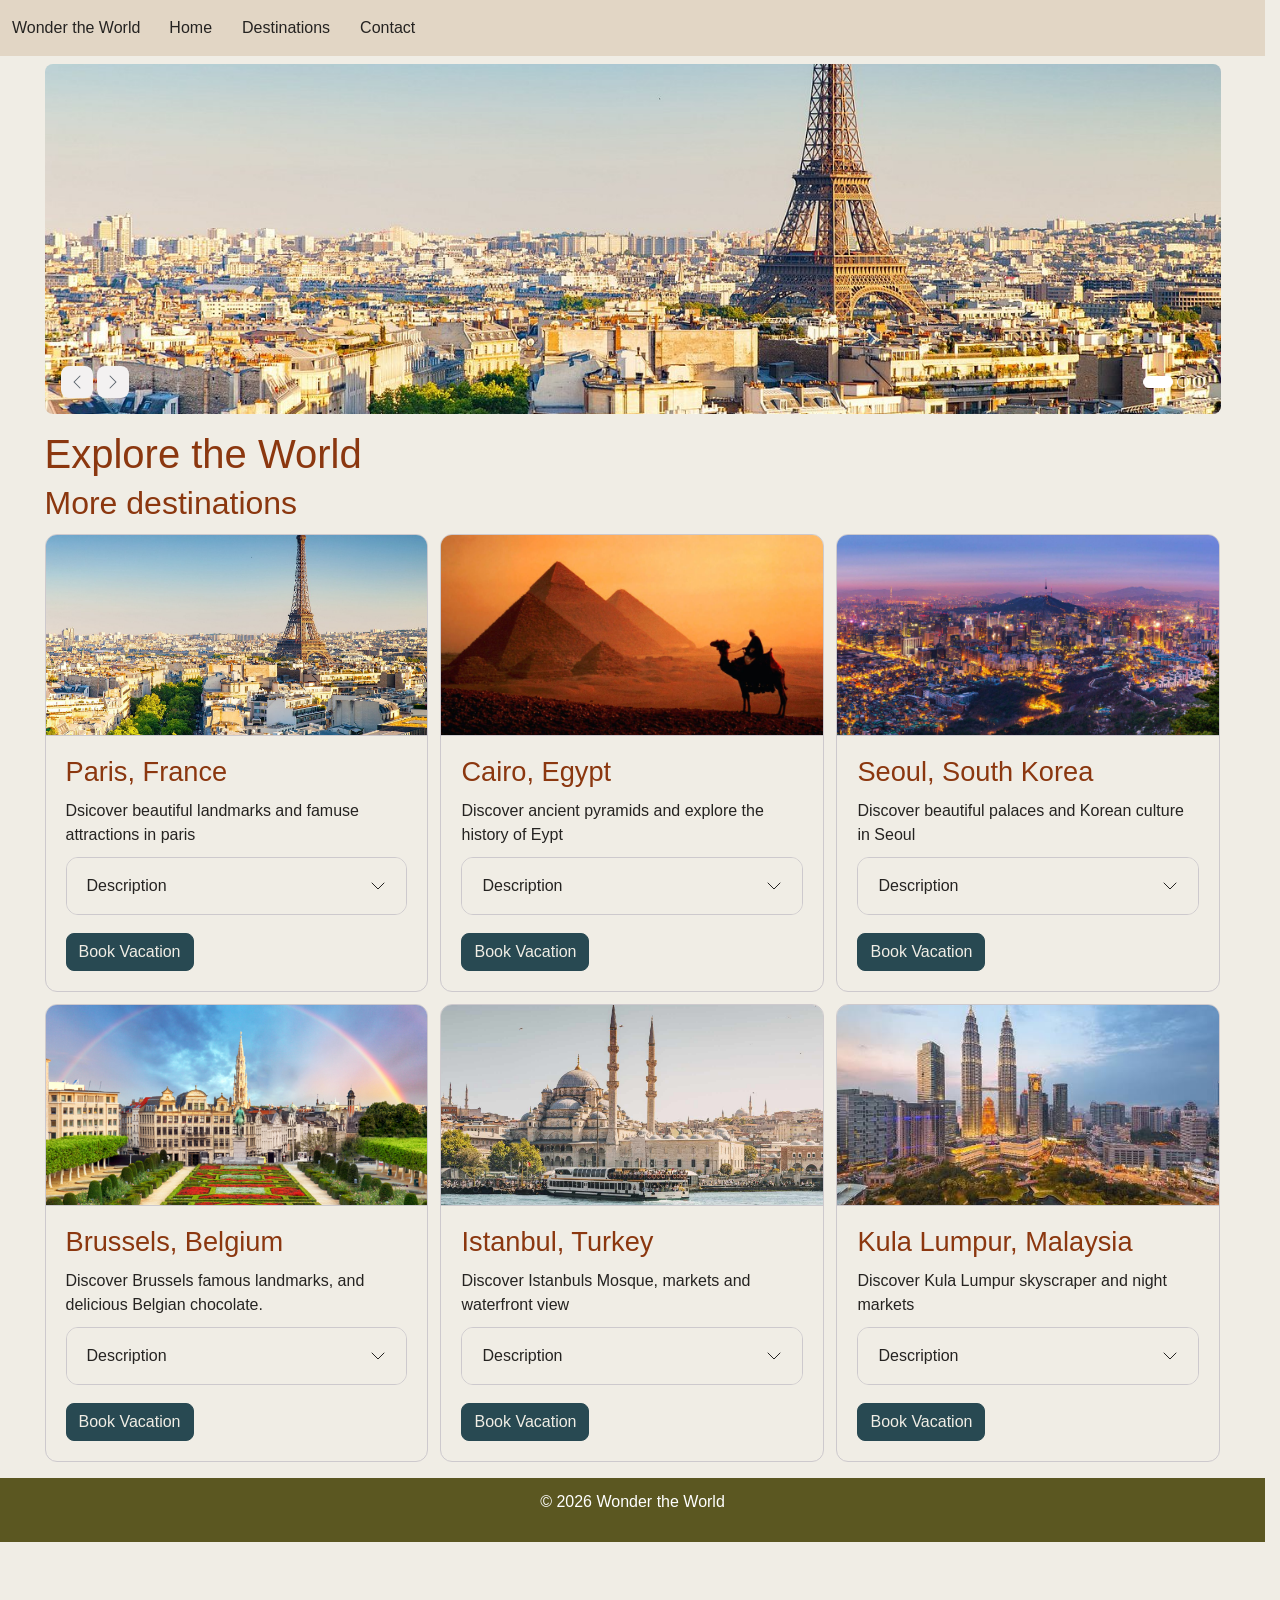
<file: index.html>
<!DOCTYPE html>
<html lang="en">
<head>
    <meta charset="UTF-8">
    <meta name="viewport" content="width=device-width, initial-scale=1.0">
    <title>Wonder the World</title>
    <link rel="stylesheet" href="css/bootstrap.min.css">
    <link rel="stylesheet" href="css/style.css">
</head>
<body>

    <header>
        <nav class="navbar md:navbar-expand bg-1 fg-2">
            <div class="container-fluid">
                <a class="navbar-brand" href="index.html">Wonder the World</a>

                <button class="btn-icon navbar-toggler" type="button"
                     data-bs-toggle="drawer"
                     data-bs-target="#navbarNav"
                     aria-controls="navbarNav"
                     aria-expanded="false"
                     aria-label="Toggle navigation">
                    <span class="navbar-toggler-icon" aria-hidden="true"></span>
                    </button>

                <dialog class="drawer drawer-end" tabindex="-1"
                    id="navbarNav" aria-labelledby="navbarNavlabel">
                
                    <div class="drawer-header">
                        <h5 class="drawer-title" id="navbarNavlabel">Menu</h5>
                        <button type="button" class="btn-close"
                            data-bs-dismiss="drawer" aria-label="Close"></button>
                    </div>

                    <div class="drawer-body">
                        <ul class="navbar-nav">
                            <li class="nav-item">
                                <a class="nav-link active" aria-current="page" href="index.html">Home</a>
                            </li>
                            <li class="nav-item">
                                <a class="nav-link" href="#destinations">Destinations</a>
                            </li>
                            <li class="nav-item">
                                <a class="nav-link" href="contact.html">Contact</a>
                            </li>
                        </ul>
                    </div>
                </dialog>
            </div>
        </nav>
    </header>
    <main>
        <div class="container mt-3">

        <div id="heroCarousel" class="carousel carousel-overlay slide">

            <div class="carousel-inner rounded-5">

                <div class="carousel-item active">
                    <img src="images/Paris.jpg" class="d-block w-100 object-fit-cover" height="350" alt="Eiffel Tower in Paris">
                </div>

                <div class="carousel-item">
                    <img src="images/Cairo.jpg" class="d-block w-100 object-fit-cover" height="350" alt="Pyramids of Giza at Sunset">
                </div>

                <div class="carousel-item">
                    <img src="images/Seoul.jpg" class="d-block w-100 object-fit-cover" height="350" alt="Seoul city skyline">
                </div>

            </div>

            <div class="carousel-overlay-controls">

                <div>
                    <button class="btn-icon btn-sm btn-subtle theme-secondary" type="button" data-bs-target="#heroCarousel" data-bs-slide="prev">
                        <span class="carousel-icon-prev" aria-hidden="true"></span>
                        <span class="visually-hidden">Previous</span>
                    </button>

                    <button class="btn-icon btn-sm btn-subtle theme-secondary" type="button" data-bs-target="#heroCarousel" data-bs-slide="next">
                        <span class="carousel-icon-next" aria-hidden="true"></span>
                        <span class="visually-hidden">Next</span>
                    </button>
                </div>

                <div class="carousel-indicators">
                    <button type="button" data-bs-target="#heroCarousel" data-bs-slide-to="0" class="active" aria-current="true" aria-label="Paris slide"></button>
                    <button type="button" data-bs-target="#heroCarousel" data-bs-slide-to="1" aria-label="Cairo slide"></button>
                    <button type="button" data-bs-target="#heroCarousel" data-bs-slide-to="2" aria-label="Seoul slide"></button>
                </div>
            </div>
        
        </div>
        </div>
        
    <div class="container mt-5" id="destinations">
        <h1>Explore the World</h1>
        <h2 class="mb-4">More destinations</h2>

        <div class="row g-4">

            <div class="col-12 md:col-6 lg:col-4">
                <div class="card h-100">
                    <img src="images/Paris.jpg" class="card-img-top object-fit-cover" height="200" alt="Eiffel Tower in Paris">

                    <div class="card-body">
                        <h3 class="card-title">Paris, France</h3>
                        <p>Dsicover beautiful landmarks and famuse attractions in paris</p>

                        <div class="accordion mb-3">
                            <details class="accordion-item">
                                <summary class="accordion-header">
                                    Description
                                    <svg class="accordion-icon" xmlns="http://www.w3.org/2000/svg"
                                        viewBox="0 0 16 16" fill="none"
                                        stroke="currentColor" stroke-linecap="round"
                                        stroke-linejoin="round">
                                        <path d="m2 5 6 6 6-6"/>
                                    </svg>
                                </summary>     
                                <div class="accordion-body">
                                    Visit the Eiffel Tower, explore the Louvre Museum
                                </div>
                            </details>
                        </div>
                        <button type="button" class="btn-solid theme-primary"
                            data-bs-toggle="dialog" data-bs-target="#parisDialog">
                            Book Vacation
                        </button>
                    </div>
                </div>

                <dialog class="dialog" id="parisDialog" aria-labelledby="parisTitle">
                    <div class="dialog-header">
                        <h4 class="dialog-title" id="parisTitle">Paris Tour</h4>
                        <button type="button" class="btn-close"
                            data-bs-dismiss="dialog" aria-label="Close"></button>
                    </div>
                    <div class="dialog-body">
                        <p>Explore Paris and visst famous attraction like the Effiel Tower</p>
                    </div>

                    <div class="dialog-footer">
                        <button type="button" class="btn-solid theme-secondary"
                            data-bs-dismiss="dialog">Close</button>
                    </div>
                </dialog>
            </div>

        <div class="col-12 md:col-6 lg:col-4" >
            <div class="card h-100">
                <img src="images/Cairo.jpg" class="card-img-top object-fit-cover" height="200" alt="Pyramids of Giza in Cairo">

                <div class="card-body">
                    <h3 class="card-title">Cairo, Egypt</h3>
                    <p>Discover ancient pyramids and explore the history of Eypt</p>

                    <div class="accordion mb-3">
                        <details class="accordion-item">
                            <summary class="accordion-header">
                                Description
                                <svg class="accordion-icon" xmlns="http://www.w3.org/2000/svg"
                                    viewBox="0 0 16 16" fill="none"
                                    stroke="currentColor" stroke-linecap="round"
                                    stroke-linejoin="round">
                                    <path d="m2 5 6 6 6-6"/>
                                </svg>
                            </summary>
                            <div class="accordion-body">
                                Visit the pyramids of Giza and explore Egypt
                            </div>
                        </details>
                    </div>
                   
                    <button type="button" class="btn-solid theme-primary"
                        data-bs-toggle="dialog" data-bs-target="#carioDialog">
                        Book Vacation
                    </button>
                </div>
            </div>
            <dialog class="dialog" id="carioDialog" aria-labelledby="carioTitle">
                <div class="dialog-header">
                    <h4 class="dialog-title" id="carioTitle">Cairo Tour</h4>
                    <button type="button" class="btn-close" data-bs-dismiss="dialog" aria-label="Close"></button>
                </div>

                <div class="dialog-body">
                    <p>Explore Cairo and see famous attractions like the pyramids</p>
                </div>

                <div class="dialog-footer">
                    <button type="button" class="btn-solid theme-secondary" data-bs-dismiss="dialog">Close</button> 
                </div>
            </dialog>
        </div> 

        <div class="col-12 md:col-6 lg:col-4">
            <div class="card h-100">
                <img src="images/Seoul.jpg"  class="card-img-top object-fit-cover" height="200" alt="Seoul city">

                <div class="card-body">
                    <h3 class="card-title"> Seoul, South Korea</h3>
                    <p>Discover beautiful palaces and Korean culture in Seoul</p>

                    <div class="accordion mb-3">
                        <details class="accordion-item">
                            <summary class="accordion-header">
                                Description
                                <svg class="accordion-icon" xmlns="http://www.w3.org/2000/svg"
                                     viewBox="0 0 16 16" fill="none"
                                     stroke="currentColor" stroke-linecap="round"
                                     stroke-linejoin="round">
                                     <path d="m2 5 6 6 6-6"/>
                                    </svg>
                            </summary>
                            <div class="accordion-body">
                                Visit the Korean palace and the view from the Seoul tower
                            </div>
                        </details>
                    </div>

                    <button type="button" class="btn-solid theme-primary"
                        data-bs-toggle="dialog" data-bs-target="#seoulDialog">
                        Book Vacation
                    </button>
                </div>
            </div>

            <dialog class="dialog" id="seoulDialog" aria-labelledby="seoulTitle">
                <div class="dialog-header">
                    <h4 class="dialog-title" id="seoulTitle">Seou Tour</h4>
                    <button type="button" class="btn-close"
                        data-bs-dismiss="dialog" aria-label="Close"></button>
                </div>

                <div class="dialog-body">
                    <p>Explore Seoul and visit famous attractions like the palace and Seould Tower</p>
                </div>

                <div class="dialog-footer">
                    <button type="button" class="btn-solid theme-secondary"
                        data-bs-dismiss="dialog">Close</button>
                </div>
            </dialog>
        </div>

        <div class="col-12 md:col-6 lg:col-4">
            <div class="card h-100">
                <img src="images/Brussels.jpeg" class="card-img-top object-fit-cover" height="200" alt="Grand Place in Brussels">

                <div class="card-body">
                    <h3 class="card-title">Brussels, Belgium</h3>
                    <p>Discover Brussels famous landmarks, and delicious Belgian chocolate.</p>

                    <div class="accordion mb-3">
                        <details class="accordion-item">
                            <summary class="accordion-header">
                                Description
                                <svg class="accordion-icon"  xmlns="http://www.w3.org/2000/svg"
                                    viewBox="0 0 16 16" fill="none"
                                    stroke="currentColor" stroke-linecap="round"
                                    stroke-linejoin="round">
                                    <path d="m2 5 6 6 6-6"/>
                                </svg>
                            </summary>
                            <div class="accordion-body">
                                Visit Grand Place, and enjoy traditional Begian waffles
                            </div>
                        </details>
                    </div>

                    <button type="button" class="btn-solid theme-primary"
                        data-bs-toggle="dialog" data-bs-target="#brusselsDialog">
                        Book Vacation
                    </button>
                </div>
            </div>

            <dialog class="dialog" id="brusselsDialog" aria-labelledby="brusselsTitle">
                <div class="dialog-header">
                    <h4 class="dialog-title" id="brusselsTitle">Brussels Tour</h4>
                    <button type="button" class="btn-close"
                        data-bs-dismiss="dialog" aria-label="Close"></button>
                </div>

                <div class="dialog-body">
                    <p>Explore Brussels and explore famous attractions like Grand Place</p>
                </div>

                <div class="dialog-footer">
                    <button type="button" class="btn-solid theme-secondary"
                        data-bs-dismiss="dialog">Close</button>
                </div>
            </dialog>
        </div>

        <div class="col-12 md:col-6 lg:col-4">
           <div class="card h-100">
              <img src="images/Istanbul.jpg" class="card-img-top object-fit-cover" height="200" alt="Mosque in Istanbul">

              <div class="card-body">
                <h3 class="card-title">Istanbul, Turkey</h3>
                <p>Discover Istanbuls Mosque, markets and waterfront view</p>

                <div class="accordion mb-3">
                    <details class="accordion-item">
                    
                    <summary class="accordion-header">
                        Description
                        <svg class="accordion-icon" xmlns="http://www.w3.org/2000/svg"
                            viewBox="0 0 16 16" fill="none"
                            stroke="currentColor" stroke-linecap="round"
                            stroke-linejoin="round">
                            <path d="m2 5 6 6 6-6"/>
                        </svg>
                    </summary>
                    <div class="accordion-body">
                        Visit the Mosque, explore, and take boat rides
                    </div>
                    </details>
                </div>

                <button type="button" class="btn-solid theme-primary"
                    data-bs-toggle="dialog" data-bs-target="#istanbulDialog">
                    Book Vacation
                </button>
              </div>
           </div>

           <dialog class="dialog" id="istanbulDialog" aria-labelledby="istanbulTitle">
               <div class="dialog-header">
                   <h4 class="dialog-title" id="istanbulTitle">Istanbul Tour</h4>
                   <button type="button" class="btn-close"
                       data-bs-dismiss="dialog" aria-label="Close"></button>
               </div>

               <div class="dialog-body">
                   <p>Explore Istanbul and visit famous markets and mosque</p>
               </div>

               <div class="dialog-footer">
                  <button type="button" class="btn-solid theme-secondary"
                      data-bs-dismiss="dialog">Close</button>
               </div>
           </dialog>
        </div>

        <div class="col-12 md:col-6 lg:col-4">
            <div class="card h-100">
                <img src="images/Kuala Lumpur.jpg" class="card-img-top object-fit-cover" height="200" alt="Petronas Tower in Kula Lumpur">

                <div class="card-body">
                    <h3 class="card-title">Kula Lumpur, Malaysia</h3>
                    <p>Discover Kula Lumpur skyscraper and night markets</p>

                    <div class="accordion mb-3">
                        <details class="accordion-item">
                            <summary class="accordion-header">
                                Description
                                <svg class="accordion-icon" xmlns="http://www.w3.org/2000/svg"
                                    viewBox="0 0 16 16" fill="none"
                                    stroke="currentColor" stroke-linecap="round"
                                    stroke-linejoin="round">
                                    <path d="m2 5 6 6 6-6"/>
                                </svg>
                            </summary>
                            <div class="accordion-body">
                                Visit the Petronas Towers, and enjoy local Malaysian food.
                            </div>
                        </details>
                    </div>

                    <button type="button" class="btn-solid theme-primary"
                        data-bs-toggle="dialog" data-bs-target="#KualaLumpurDialog">
                        Book Vacation
                    </button>
                </div>
            </div>

            <dialog class="dialog" id="KualaLumpurDialog" aria-labelledby="kualaLumpurTitle">
                <div class="dialog-header">
                    <h4 class="dialog-title" id="kualaLumpurTitle">Kuala Lumpur Tour</h4>
                    <button type="button" class="btn-close"
                        data-bs-dismiss="dialog" aria-label="Close"></button>
                </div>

                <div class="dialog-body">
                    <p>Explore Kuala Lumpur and visit popular attractions like the Petronas Towers and more</p>
                </div>

                <div class="dialog-footer">
                    <button type="button" class="btn-solid theme-secondary"
                        data-bs-dismiss="dialog">Close</button>
                </div>
            </dialog>
        </div>
    </div>
    </div>
    </main>

    <footer class="bg-secondary fg-white py-4 mt-5">
        <div class="container text-center">
            <p>&copy; 2026 Wonder the World</p>
        </div>
    </footer>
     
    <script type="module" src="js/bootstrap.bundle.min.js"></script>
    
</body>
</html>
</file>
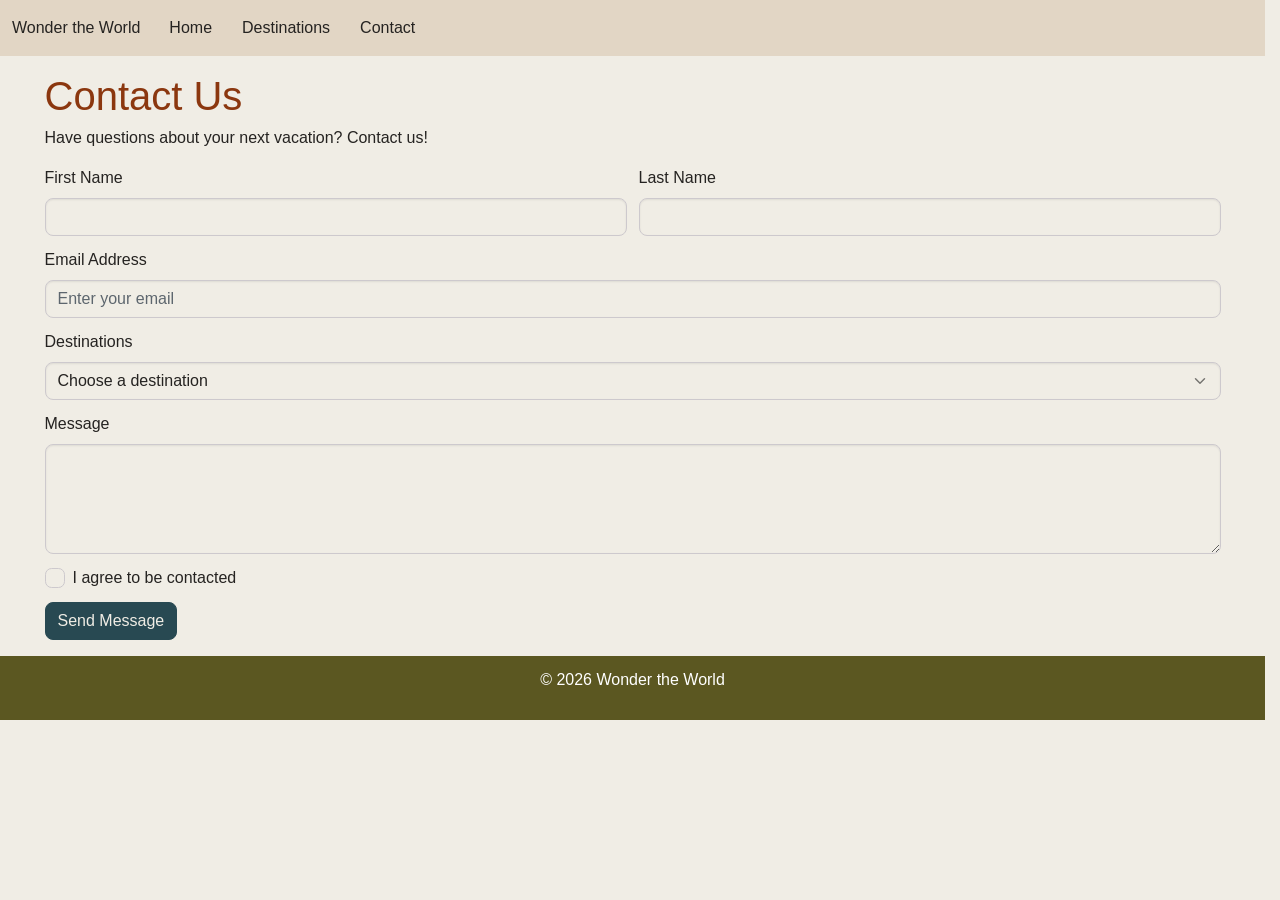
<file: contact.html>
<!DOCTYPE html>
<html lang="en">
<head>
    <meta charset="UTF-8">
 <meta name="viewport" content="width=device-width, initial-scale=1.0">
    <title>Contact-Wonder the World</title>
    <link rel="stylesheet" href="css/bootstrap.min.css">
    <link rel="stylesheet" href="css/style.css">
</head>
<body>

    <header>
        <nav class="navbar md:navbar-expand bg-1 fg-2">
            <div class="container-fluid">
                <a class="navbar-brand" href="index.html">Wonder the World</a>

                <button class="btn-icon navbar-toggler" type="button"
                     data-bs-toggle="drawer"
                     data-bs-target="#navbarNav"
                     aria-controls="navbarNav"
                     aria-expanded="false"
                     aria-label="Toggle navigation">
                    <span class="navbar-toggler-icon" aria-hidden="true"></span>
                    </button>

                <dialog class="drawer drawer-end" tabindex="-1"
                    id="navbarNav" aria-labelledby="navbarNavlabel">
                
                    <div class="drawer-header">
                        <h5 class="drawer-title" id="navbarNavlabel">Menu</h5>
                        <button type="button" class="btn-close"
                            data-bs-dismiss="drawer" aria-label="Close"></button>
                    </div>

                    <div class="drawer-body">
                        <ul class="navbar-nav">
                            <li class="nav-item">
                                <a class="nav-link" href="index.html">Home</a>
                            </li>
                            <li class="nav-item">
                                <a class="nav-link" href="index.html#destinations">Destinations</a>
                            </li>
                            <li class="nav-item">
                                <a class="nav-link active" aria-current="page" href="contact.html">Contact</a>
                            </li>
                        </ul>
                    </div>
                </dialog>
            </div>
        </nav>
    </header>

    <main>
        <div class="container mt-5">
            <h1>Contact Us</h1>
            <p>Have questions about your next vacation? Contact us!</p>

            <form>
                <div class="row g-4">
                    <div class="col-12 md:col-6">
                        <div class="form-field">
                            <label for="firstName">First Name</label>
                            <input type="text" class="form-control"
                               id="firstName" name="firstName" required>
                        </div>
                    </div>

                    <div class="col-12 md:col-6">
                        <div class="form-field">
                            <label for="lastName">Last Name</label>
                            <input type="text" class="form-control"
                                id="lastName" name="lastName" required>
                        </div>
                    </div>
                </div>

                <div class="form-field mt-4">
                    <label for="email">Email Address</label>
                    <input type="email" class="form-control"
                        id="email" name="email"
                        placeholder="Enter your email" required>
                </div>

                <div class="form-field mt-4">
                    <label for="destination">Destinations</label>
                    <select class="form-control" id="destination" name="destination" required>
                        <option value="">Choose a destination</option>
                        <option value="paris">Paris, France</option>
                        <option value="cairo">Cairo, Egypt</option>
                        <option value="seoul">Seoul, South Korea</option>
                        <option value="brussels">Brussels, Belgium</option>
                        <option value="istanbul">Istanbul, Turkey</option>
                        <option value="kuala-lumpur">Kuala Lumpur, Malaysia</option>
                    </select>
                </div>
                <div class="form-field mt-4">
                    <label for="message">Message</label>
                    <textarea class="form-control" id="message"
                         name="message" rows="4" required></textarea>
                </div>

                <div class="form-field mt-4">
                    <input type="checkbox" class="check"
                        id="consent" name="consent" required>
                    <label for="consent">I agree to be contacted</label>
                </div>

                <button type="submit" class="btn-solid theme-primary mt-4">
                    Send Message
                </button>
            </form>
        </div>
    </main>

    <footer class="bg-secondary fg-white py-4 mt-5">
        <div class="container text-center">
            <p>&copy; 2026 Wonder the World</p>
        </div>
    </footer>

     <script type="module" src="js/bootstrap.bundle.min.js"></script>
    
</body>
</html>
</file>
<file: css/style.css>
:root {
    --bs-bg-body: #F0EDE5;
    --bs-bg-1: #E2D6C5;
    --bs-fg-body: #252321;
    --bs-fg-2: #252321;
    --bs-heading-color: #8B370F;

    --bs-primary-base: #284952;
    --bs-primary-bg: #284952;
    --bs-primary-fg: #284952;
    --bs-primary-contrast: #F0EDE5;

    --bs-secondary-bg: #5B5721;
}

.btn-solid.theme-primary {
    --bs-btn-bg: #284952;
    --bs-btn-border-color: #284952;
    --bs-btn-color: #F0EDE5;
}

.accordion {
    --bs-accordion-active-bg: #F0EDE5;
    --bs-accordion-active-color: #252321;
}
</file>
